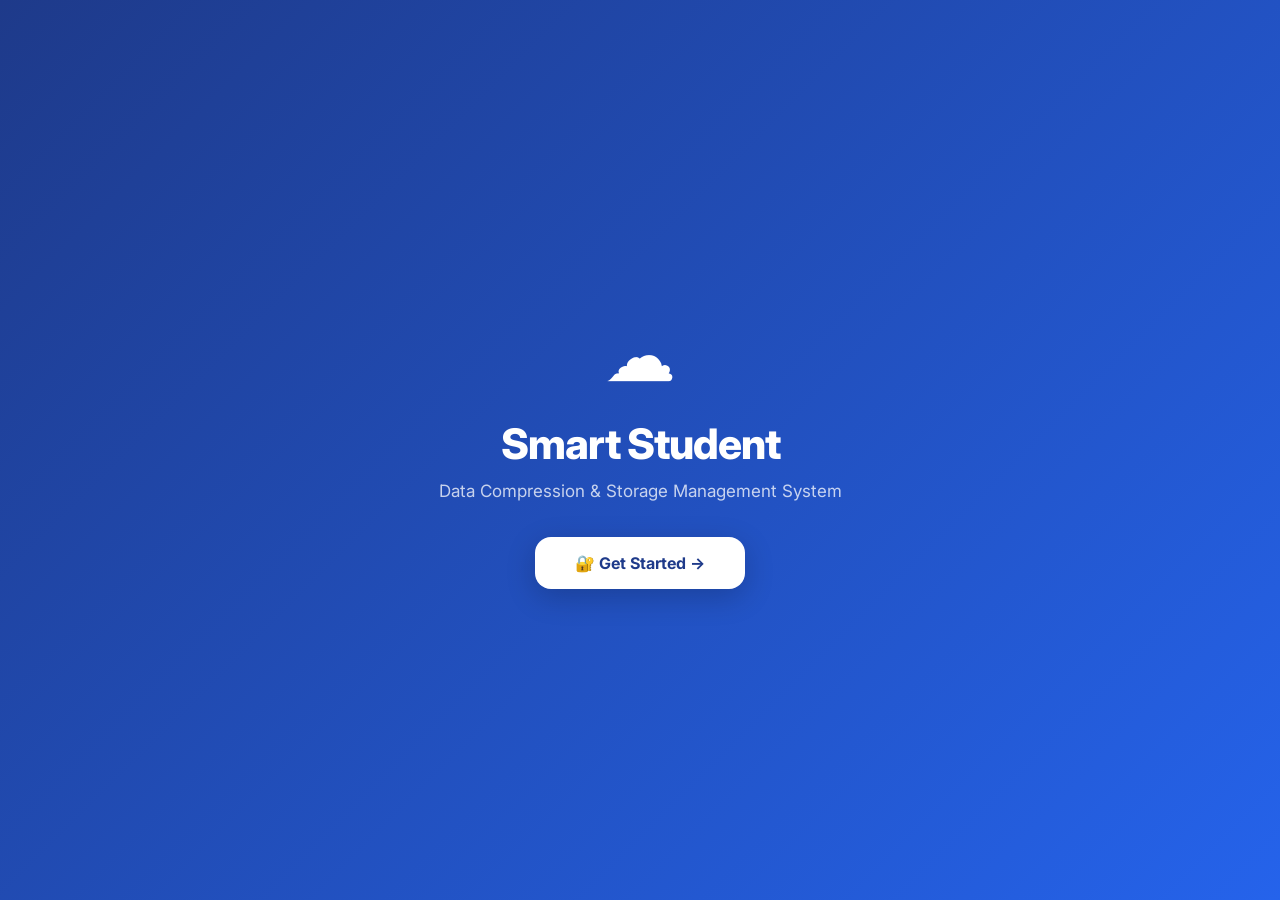
<file: templates/index.html>
<!DOCTYPE html>
<html lang="en">
<head>
    <meta charset="UTF-8">
    <meta name="viewport" content="width=device-width, initial-scale=1.0">
    <title>Smart Student — Home</title>
    <link href="https://fonts.googleapis.com/css2?family=Inter:wght@400;500;600;700;800&display=swap" rel="stylesheet">
    <style>
        :root {
            --navy: #1E3A8A; --blue: #2563EB;
            --surface: #FFFFFF; --text: #1E293B;
            --muted: #64748B; --bg: #F0F4FF;
        }
        * { box-sizing: border-box; margin: 0; padding: 0; }
        body {
            font-family: 'Inter', sans-serif;
            background: linear-gradient(135deg, var(--navy) 0%, var(--blue) 100%);
            min-height: 100vh;
            display: flex; align-items: center; justify-content: center;
        }
        .hero {
            text-align: center;
            color: #fff;
            padding: 40px 20px;
            animation: fadeUp .6s ease both;
        }
        @keyframes fadeUp {
            from { opacity: 0; transform: translateY(30px); }
            to   { opacity: 1; transform: translateY(0); }
        }
        .hero-icon {
            font-size: 72px;
            display: block;
            margin-bottom: 20px;
            animation: bounce 2s ease-in-out infinite;
        }
        @keyframes bounce {
            0%,100% { transform: translateY(0); }
            50%      { transform: translateY(-12px); }
        }
        .hero h1 { font-size: 42px; font-weight: 800; letter-spacing: -1px; }
        .hero p  { color: rgba(255,255,255,.75); font-size: 17px; margin: 12px 0 36px; }
        .btn-hero {
            background: #fff;
            color: var(--navy);
            padding: 16px 40px;
            border-radius: 16px;
            font-size: 16px;
            font-weight: 700;
            text-decoration: none;
            display: inline-flex;
            align-items: center;
            gap: 10px;
            transition: all .25s;
            box-shadow: 0 8px 30px rgba(0,0,0,.2);
        }
        .btn-hero:hover {
            transform: translateY(-4px);
            box-shadow: 0 16px 40px rgba(0,0,0,.25);
            color: var(--navy);
        }
    </style>
</head>
<body>
    <div class="hero">
        <span class="hero-icon">☁</span>
        <h1>Smart Student</h1>
        <p>Data Compression & Storage Management System</p>
        <a href="/login" class="btn-hero">🔐 Get Started →</a>
    </div>
</body>
</html>
</file>
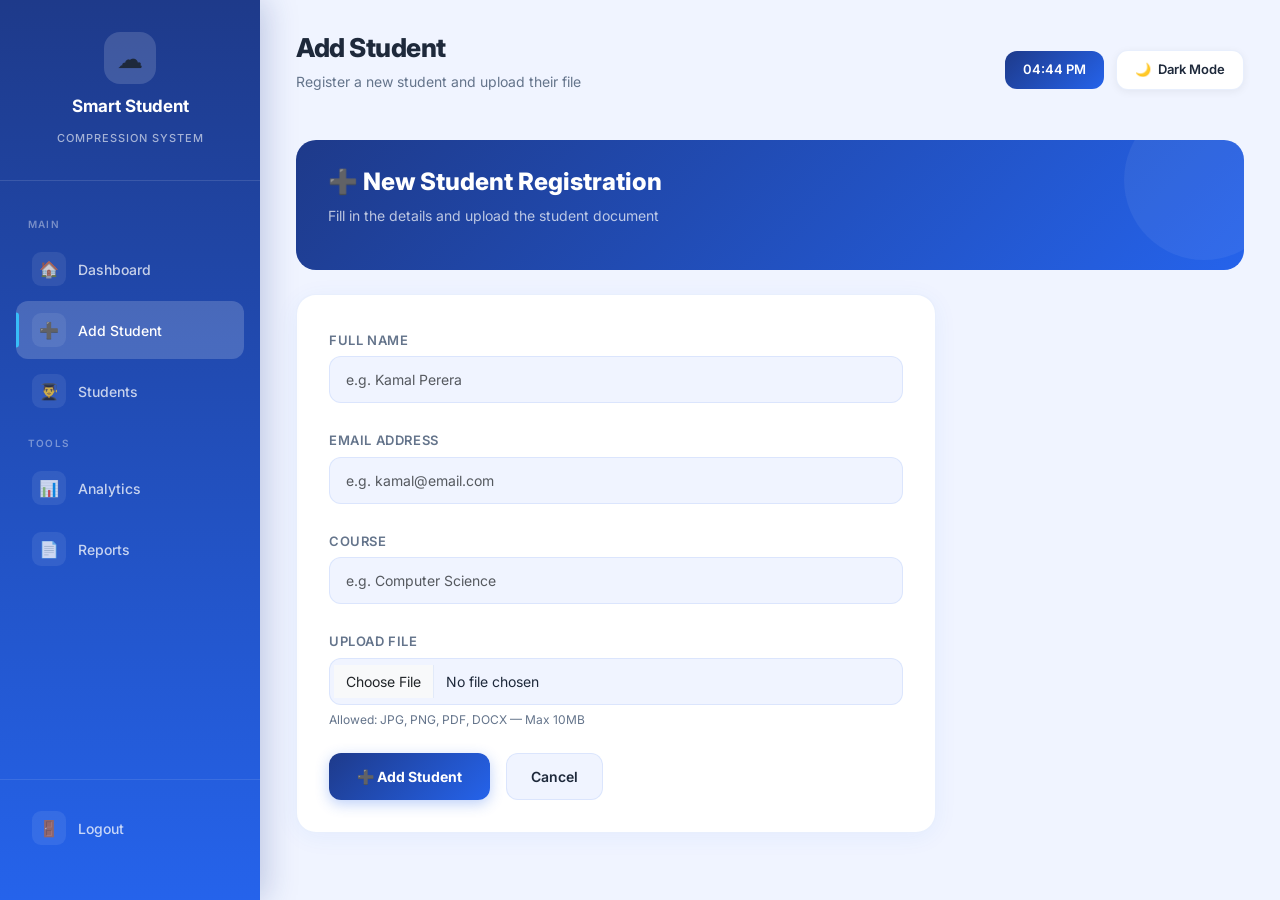
<file: templates/add_student.html>
<!DOCTYPE html>
<html lang="en">
<head>
    <meta charset="UTF-8">
    <meta name="viewport" content="width=device-width, initial-scale=1.0">
    <title>Add Student</title>
    <link href="https://fonts.googleapis.com/css2?family=Inter:wght@400;500;600;700;800&display=swap" rel="stylesheet">
    <link href="https://cdn.jsdelivr.net/npm/bootstrap@5.3.3/dist/css/bootstrap.min.css" rel="stylesheet">
    <link rel="stylesheet" href="/static/css/style.css">
</head>
<body>

    <!-- SIDEBAR -->
    <aside class="sidebar">
        <div class="sidebar-logo">
            <div class="logo-icon">☁</div>
            <h2>Smart Student</h2>
            <span>Compression System</span>
        </div>
        <nav class="sidebar-nav">
            <div class="nav-label">Main</div>
            <a href="/dashboard"><span class="nav-icon">🏠</span> Dashboard</a>
            <a href="/add_student" class="active"><span class="nav-icon">➕</span> Add Student</a>
            <a href="/view_students"><span class="nav-icon">👨‍🎓</span> Students</a>
            <div class="nav-label">Tools</div>
            <a href="/analytics"><span class="nav-icon">📊</span> Analytics</a>
            <a href="/export_pdf"><span class="nav-icon">📄</span> Reports</a>
        </nav>
        <div class="sidebar-footer">
            <a href="/"><span class="nav-icon">🚪</span> Logout</a>
        </div>
    </aside>

    <!-- MAIN -->
    <main class="main">

        <div class="topbar anim-fade-in">
            <div class="topbar-left">
                <h1>Add Student</h1>
                <p>Register a new student and upload their file</p>
            </div>
            <div class="topbar-right">
                <div class="badge-time" id="liveClock">—</div>
                <button class="dark-toggle" onclick="toggleDark()">
                    <span id="darkIcon">🌙</span> Dark Mode
                </button>
            </div>
        </div>

        <div class="page-header anim-slide-up">
            <h1>➕ New Student Registration</h1>
            <p>Fill in the details and upload the student document</p>
        </div>

        <div class="card-glass form-card anim-slide-up delay-1" style="max-width: 640px;">
            <form method="POST" action="/add_student" enctype="multipart/form-data">

                <div class="mb-4">
                    <label class="form-label">Full Name</label>
                    <input type="text" name="name" class="form-control" placeholder="e.g. Kamal Perera" required>
                </div>

                <div class="mb-4">
                    <label class="form-label">Email Address</label>
                    <input type="email" name="email" class="form-control" placeholder="e.g. kamal@email.com" required>
                </div>

                <div class="mb-4">
                    <label class="form-label">Course</label>
                    <input type="text" name="course" class="form-control" placeholder="e.g. Computer Science" required>
                </div>

                <div class="mb-4">
                    <label class="form-label">Upload File</label>
                    <input type="file" name="file" class="form-control" accept=".png,.jpg,.jpeg,.pdf,.docx" required>
                    <small style="color:var(--muted);font-size:12px;margin-top:6px;display:block;">
                        Allowed: JPG, PNG, PDF, DOCX — Max 10MB
                    </small>
                </div>

                <div class="d-flex gap-3 mt-4">
                    <button type="submit" class="btn-primary-custom">➕ Add Student</button>
                    <a href="/view_students" class="btn-secondary-custom">Cancel</a>
                </div>

            </form>
        </div>

    </main>

    <script>
        function updateClock() {
            document.getElementById('liveClock').textContent =
                new Date().toLocaleTimeString([], { hour: '2-digit', minute: '2-digit' });
        }
        updateClock(); setInterval(updateClock, 1000);
        function toggleDark() { document.body.classList.toggle('dark'); }
    </script>
</body>
</html>
</file>
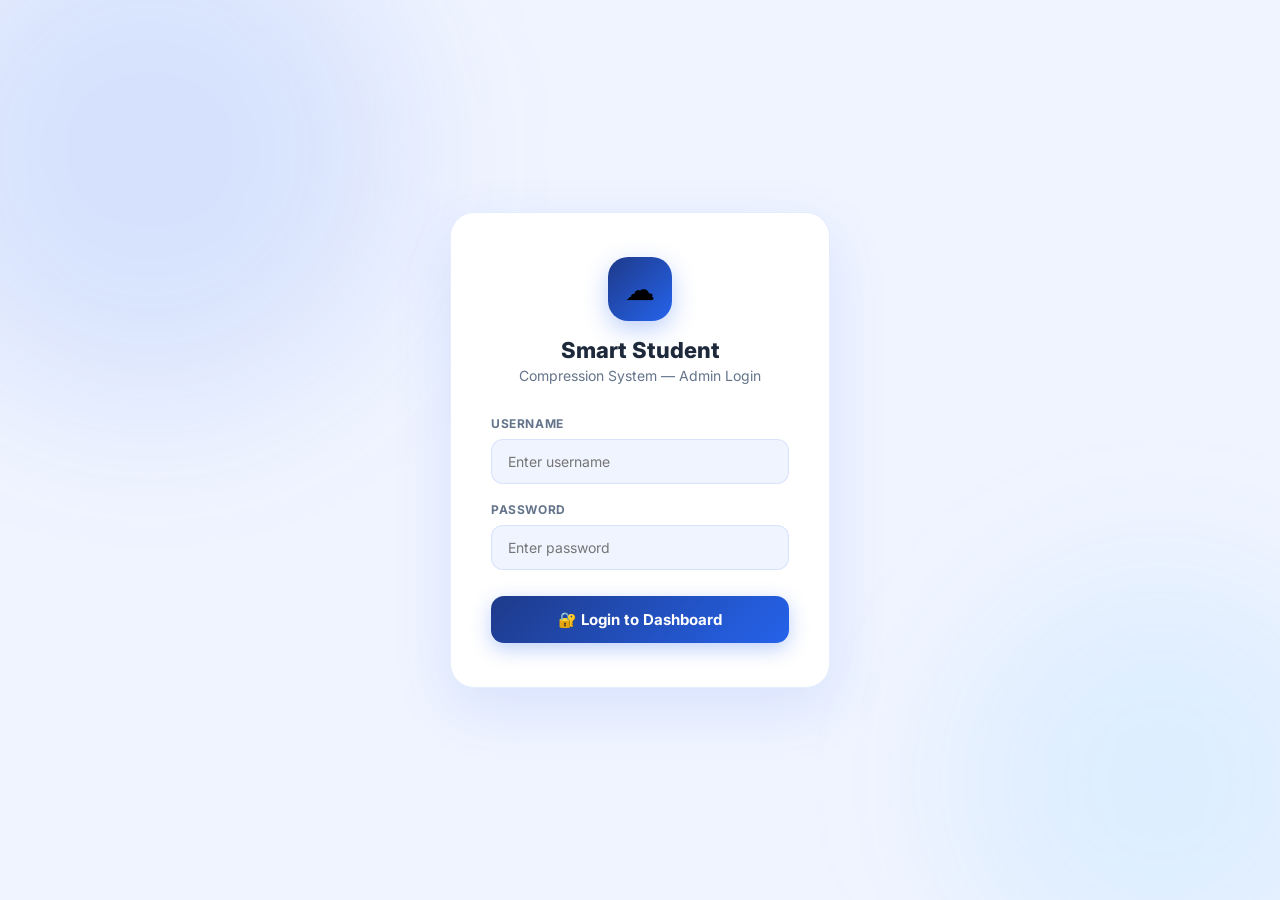
<file: templates/login.html>
<!DOCTYPE html>
<html lang="en">
<head>
    <meta charset="UTF-8">
    <meta name="viewport" content="width=device-width, initial-scale=1.0">
    <title>Login — Smart Student</title>
    <link href="https://fonts.googleapis.com/css2?family=Inter:wght@400;500;600;700;800&display=swap" rel="stylesheet">
    <style>
        :root {
            --navy: #1E3A8A;
            --blue: #2563EB;
            --accent: #38BDF8;
            --bg: #F0F4FF;
            --surface: #FFFFFF;
            --text: #1E293B;
            --muted: #64748B;
            --border: rgba(37,99,235,.12);
        }
        * { box-sizing: border-box; margin: 0; padding: 0; }
        body {
            font-family: 'Inter', sans-serif;
            background: var(--bg);
            min-height: 100vh;
            display: flex;
            align-items: center;
            justify-content: center;
            position: relative;
            overflow: hidden;
        }

        /* background orbs */
        body::before, body::after {
            content: '';
            position: fixed;
            border-radius: 50%;
            filter: blur(80px);
            z-index: 0;
        }
        body::before {
            width: 500px; height: 500px;
            background: rgba(37,99,235,.12);
            top: -100px; left: -100px;
        }
        body::after {
            width: 400px; height: 400px;
            background: rgba(56,189,248,.1);
            bottom: -80px; right: -80px;
        }

        .login-wrap {
            position: relative;
            z-index: 1;
            width: 100%;
            max-width: 420px;
            padding: 20px;
            animation: slideUp .5s ease both;
        }

        @keyframes slideUp {
            from { opacity: 0; transform: translateY(30px); }
            to   { opacity: 1; transform: translateY(0); }
        }

        .login-card {
            background: var(--surface);
            border: 1px solid var(--border);
            border-radius: 24px;
            padding: 44px 40px;
            box-shadow: 0 20px 60px rgba(37,99,235,.12);
        }

        .login-logo {
            text-align: center;
            margin-bottom: 32px;
        }

        .login-logo .icon {
            width: 64px; height: 64px;
            background: linear-gradient(135deg, var(--navy), var(--blue));
            border-radius: 20px;
            display: flex; align-items: center; justify-content: center;
            font-size: 30px;
            margin: 0 auto 16px;
            box-shadow: 0 8px 24px rgba(37,99,235,.3);
        }

        .login-logo h1 {
            font-size: 22px;
            font-weight: 800;
            color: var(--text);
        }

        .login-logo p {
            color: var(--muted);
            font-size: 14px;
            margin-top: 4px;
        }

        .form-group { margin-bottom: 18px; }

        .form-group label {
            display: block;
            font-size: 12px;
            font-weight: 700;
            color: var(--muted);
            text-transform: uppercase;
            letter-spacing: .6px;
            margin-bottom: 8px;
        }

        .form-group input {
            width: 100%;
            padding: 13px 16px;
            border: 1.5px solid var(--border);
            border-radius: 12px;
            font-size: 14px;
            font-family: 'Inter', sans-serif;
            color: var(--text);
            background: var(--bg);
            transition: all .2s;
        }

        .form-group input:focus {
            border-color: var(--blue);
            box-shadow: 0 0 0 4px rgba(37,99,235,.1);
            outline: none;
            background: var(--surface);
        }

        .btn-login {
            width: 100%;
            padding: 14px;
            background: linear-gradient(135deg, var(--navy), var(--blue));
            color: #fff;
            border: none;
            border-radius: 13px;
            font-size: 15px;
            font-weight: 700;
            cursor: pointer;
            margin-top: 8px;
            transition: all .25s;
            box-shadow: 0 6px 20px rgba(37,99,235,.3);
            font-family: 'Inter', sans-serif;
        }

        .btn-login:hover {
            transform: translateY(-3px);
            box-shadow: 0 10px 28px rgba(37,99,235,.4);
        }

        .btn-login:active { transform: translateY(0); }
    </style>
</head>
<body>
    <div class="login-wrap">
        <div class="login-card">
            <div class="login-logo">
                <div class="icon">☁</div>
                <h1>Smart Student</h1>
                <p>Compression System — Admin Login</p>
            </div>

            <form method="POST" action="/login">
                <div class="form-group">
                    <label>Username</label>
                    <input type="text" name="username" placeholder="Enter username" required>
                </div>
                <div class="form-group">
                    <label>Password</label>
                    <input type="password" name="password" placeholder="Enter password" required>
                </div>
                <button type="submit" class="btn-login">🔐 Login to Dashboard</button>
            </form>
        </div>
    </div>
</body>
</html>
</file>
<file: static/css/style.css>
/* ─── ROOT VARIABLES ─── */
:root {
    --navy:       #1E3A8A;
    --blue:       #2563EB;
    --blue-light: #3B82F6;
    --accent:     #38BDF8;
    --green:      #34D399;
    --bg:         #F0F4FF;
    --surface:    #FFFFFF;
    --text:       #1E293B;
    --muted:      #64748B;
    --border:     rgba(37,99,235,.10);
    --sidebar-w:  260px;
}

*, *::before, *::after {
    box-sizing: border-box;
    margin: 0;
    padding: 0;
}

body {
    font-family: 'Inter', sans-serif;
    background: var(--bg);
    color: var(--text);
    transition: background .3s, color .3s;
}

/* ─── DARK MODE ─── */
body.dark {
    --bg:      #0D1117;
    --surface: #161B22;
    --text:    #E6EDF3;
    --muted:   #8B949E;
    --border:  rgba(255,255,255,.07);
}
body.dark .sidebar {
    background: linear-gradient(180deg,#0D1117,#161B22);
    border-right: 1px solid var(--border);
}
body.dark .card-glass { background: var(--surface); }
body.dark .action-btn { background: var(--surface); color: var(--text); }
body.dark input,
body.dark select,
body.dark textarea {
    background: #1e1e2e;
    color: var(--text);
    border-color: var(--border);
}

/* ─── SIDEBAR ─── */
.sidebar {
    width: var(--sidebar-w);
    height: 100vh;
    position: fixed;
    left: 0; top: 0;
    background: linear-gradient(180deg, var(--navy) 0%, var(--blue) 100%);
    padding: 32px 0;
    display: flex;
    flex-direction: column;
    box-shadow: 5px 0 30px rgba(30,58,138,.25);
    z-index: 100;
}

.sidebar-logo {
    text-align: center;
    padding: 0 24px 32px;
    border-bottom: 1px solid rgba(255,255,255,.12);
}

.sidebar-logo .logo-icon {
    width: 52px; height: 52px;
    background: rgba(255,255,255,.15);
    border-radius: 16px;
    display: flex; align-items: center; justify-content: center;
    font-size: 26px;
    margin: 0 auto 12px;
}

.sidebar-logo h2 {
    color: #fff;
    font-size: 17px;
    font-weight: 700;
}

.sidebar-logo span {
    color: rgba(255,255,255,.6);
    font-size: 11px;
    font-weight: 500;
    text-transform: uppercase;
    letter-spacing: 1px;
}

.sidebar-nav { flex: 1; padding: 20px 16px; }

.nav-label {
    color: rgba(255,255,255,.4);
    font-size: 10px;
    font-weight: 600;
    text-transform: uppercase;
    letter-spacing: 1.2px;
    padding: 0 12px;
    margin: 16px 0 8px;
}

.sidebar a {
    display: flex;
    align-items: center;
    gap: 12px;
    padding: 12px 16px;
    margin: 3px 0;
    color: rgba(255,255,255,.75);
    text-decoration: none;
    border-radius: 12px;
    font-size: 14px;
    font-weight: 500;
    transition: all .25s ease;
    position: relative;
    overflow: hidden;
}

.sidebar a .nav-icon {
    width: 34px; height: 34px;
    display: flex; align-items: center; justify-content: center;
    border-radius: 9px;
    background: rgba(255,255,255,.08);
    font-size: 16px;
    flex-shrink: 0;
    transition: all .25s ease;
}

.sidebar a:hover {
    color: #fff;
    background: rgba(255,255,255,.13);
    transform: translateX(4px);
}

.sidebar a:hover .nav-icon { background: rgba(255,255,255,.2); }

.sidebar a.active { color: #fff; background: rgba(255,255,255,.18); }

.sidebar a.active::before {
    content: '';
    position: absolute;
    left: 0; top: 50%;
    transform: translateY(-50%);
    width: 3px; height: 60%;
    background: var(--accent);
    border-radius: 0 4px 4px 0;
}

.sidebar-footer {
    padding: 16px 16px 8px;
    border-top: 1px solid rgba(255,255,255,.1);
}

/* ─── MAIN LAYOUT ─── */
.main { margin-left: var(--sidebar-w); padding: 32px 36px; min-height: 100vh; }

/* ─── TOP BAR ─── */
.topbar {
    display: flex;
    align-items: center;
    justify-content: space-between;
    margin-bottom: 32px;
}

.topbar-left h1 { font-size: 26px; font-weight: 800; letter-spacing: -.5px; }
.topbar-left p  { color: var(--muted); font-size: 14px; margin-top: 2px; }

.topbar-right { display: flex; align-items: center; gap: 12px; }

.badge-time {
    background: linear-gradient(135deg, var(--navy), var(--blue));
    color: #fff;
    padding: 9px 18px;
    border-radius: 12px;
    font-size: 13px;
    font-weight: 600;
}

.dark-toggle {
    background: var(--surface);
    border: 1px solid var(--border);
    color: var(--text);
    padding: 9px 18px;
    border-radius: 12px;
    font-size: 13px;
    font-weight: 600;
    cursor: pointer;
    display: flex;
    align-items: center;
    gap: 7px;
    transition: all .2s;
    box-shadow: 0 2px 8px rgba(0,0,0,.06);
}

.dark-toggle:hover { transform: translateY(-2px); }

/* ─── GLASS CARD ─── */
.card-glass {
    background: var(--surface);
    border: 1px solid var(--border);
    border-radius: 20px;
    box-shadow: 0 4px 24px rgba(37,99,235,.06);
    transition: transform .3s ease, box-shadow .3s ease;
}

.card-glass:hover {
    transform: translateY(-4px);
    box-shadow: 0 12px 36px rgba(37,99,235,.12);
}

/* ─── PAGE TITLE CARD ─── */
.page-header {
    background: linear-gradient(135deg, var(--navy), var(--blue));
    border-radius: 20px;
    padding: 28px 32px;
    margin-bottom: 24px;
    color: #fff;
    position: relative;
    overflow: hidden;
}

.page-header::after {
    content: '';
    position: absolute;
    top: -40px; right: -40px;
    width: 160px; height: 160px;
    background: rgba(255,255,255,.06);
    border-radius: 50%;
}

.page-header h1 { font-size: 24px; font-weight: 800; }
.page-header p  { color: rgba(255,255,255,.7); font-size: 14px; margin-top: 4px; }

/* ─── FORM STYLES ─── */
.form-card { padding: 32px; }

.form-label {
    font-size: 13px;
    font-weight: 600;
    color: var(--muted);
    text-transform: uppercase;
    letter-spacing: .6px;
    margin-bottom: 6px;
}

.form-control, .form-select {
    border: 1.5px solid var(--border);
    border-radius: 12px;
    padding: 12px 16px;
    font-size: 14px;
    font-family: 'Inter', sans-serif;
    transition: all .2s;
    background: var(--bg);
    color: var(--text);
}

.form-control:focus, .form-select:focus {
    border-color: var(--blue);
    box-shadow: 0 0 0 4px rgba(37,99,235,.1);
    outline: none;
    background: var(--surface);
}

/* ─── BUTTONS ─── */
.btn-primary-custom {
    background: linear-gradient(135deg, var(--navy), var(--blue));
    color: #fff;
    border: none;
    border-radius: 12px;
    padding: 13px 28px;
    font-size: 14px;
    font-weight: 700;
    cursor: pointer;
    transition: all .25s ease;
    box-shadow: 0 4px 14px rgba(37,99,235,.3);
    display: inline-flex;
    align-items: center;
    gap: 8px;
    text-decoration: none;
}

.btn-primary-custom:hover {
    transform: translateY(-3px);
    box-shadow: 0 8px 22px rgba(37,99,235,.4);
    color: #fff;
}

.btn-secondary-custom {
    background: var(--bg);
    color: var(--text);
    border: 1.5px solid var(--border);
    border-radius: 12px;
    padding: 12px 24px;
    font-size: 14px;
    font-weight: 600;
    cursor: pointer;
    transition: all .25s;
    text-decoration: none;
    display: inline-flex;
    align-items: center;
    gap: 8px;
}

.btn-secondary-custom:hover {
    background: var(--surface);
    transform: translateY(-2px);
    color: var(--text);
}

.btn-danger-custom {
    background: rgba(239,68,68,.1);
    color: #EF4444;
    border: 1.5px solid rgba(239,68,68,.2);
    border-radius: 10px;
    padding: 8px 16px;
    font-size: 13px;
    font-weight: 600;
    cursor: pointer;
    transition: all .2s;
    text-decoration: none;
    display: inline-flex;
    align-items: center;
    gap: 6px;
}

.btn-danger-custom:hover {
    background: #EF4444;
    color: #fff;
    border-color: #EF4444;
}

.btn-edit-custom {
    background: rgba(37,99,235,.1);
    color: var(--blue);
    border: 1.5px solid rgba(37,99,235,.2);
    border-radius: 10px;
    padding: 8px 16px;
    font-size: 13px;
    font-weight: 600;
    cursor: pointer;
    transition: all .2s;
    text-decoration: none;
    display: inline-flex;
    align-items: center;
    gap: 6px;
}

.btn-edit-custom:hover {
    background: var(--blue);
    color: #fff;
}

/* ─── TABLE ─── */
.table-card { padding: 0; overflow: hidden; }

.table-header {
    padding: 24px 28px;
    border-bottom: 1px solid var(--border);
    display: flex;
    align-items: center;
    justify-content: space-between;
    flex-wrap: wrap;
    gap: 12px;
}

.table-header h4 { font-size: 16px; font-weight: 700; }

.search-box {
    display: flex;
    align-items: center;
    gap: 10px;
    background: var(--bg);
    border: 1.5px solid var(--border);
    border-radius: 12px;
    padding: 10px 16px;
}

.search-box input {
    border: none;
    background: transparent;
    font-size: 14px;
    color: var(--text);
    outline: none;
    width: 220px;
    font-family: 'Inter', sans-serif;
}

.search-box input::placeholder { color: var(--muted); }

.data-table { width: 100%; border-collapse: collapse; }

.data-table thead tr {
    background: rgba(37,99,235,.04);
    border-bottom: 1.5px solid var(--border);
}

.data-table thead th {
    padding: 14px 20px;
    font-size: 11px;
    font-weight: 700;
    color: var(--muted);
    text-transform: uppercase;
    letter-spacing: .8px;
    text-align: left;
}

.data-table tbody tr {
    border-bottom: 1px solid var(--border);
    transition: background .2s;
}

.data-table tbody tr:hover { background: rgba(37,99,235,.03); }
.data-table tbody tr:last-child { border-bottom: none; }

.data-table tbody td {
    padding: 16px 20px;
    font-size: 14px;
    color: var(--text);
    vertical-align: middle;
}

/* ─── BADGE ─── */
.badge-local {
    background: rgba(52,211,153,.15);
    color: #10B981;
    padding: 4px 12px;
    border-radius: 100px;
    font-size: 11px;
    font-weight: 700;
}

.badge-cloud {
    background: rgba(56,189,248,.15);
    color: #0EA5E9;
    padding: 4px 12px;
    border-radius: 100px;
    font-size: 11px;
    font-weight: 700;
}

/* ─── ANIMATIONS ─── */
@keyframes slideUp {
    from { opacity: 0; transform: translateY(24px); }
    to   { opacity: 1; transform: translateY(0); }
}

@keyframes fadeIn {
    from { opacity: 0; }
    to   { opacity: 1; }
}

@keyframes scaleIn {
    from { opacity: 0; transform: scale(.94); }
    to   { opacity: 1; transform: scale(1); }
}

.anim-slide-up  { animation: slideUp .5s ease both; }
.anim-scale-in  { animation: scaleIn .45s ease both; }
.anim-fade-in   { animation: fadeIn .4s ease both; }

.delay-1 { animation-delay: .08s; }
.delay-2 { animation-delay: .16s; }
.delay-3 { animation-delay: .24s; }
.delay-4 { animation-delay: .32s; }
.delay-5 { animation-delay: .40s; }

@media (max-width: 900px) {
    .main { margin-left: 0; padding: 20px; }
    .sidebar { display: none; }
}

@media (prefers-reduced-motion: reduce) {
    *, *::before, *::after {
        animation-duration: .01ms !important;
        transition-duration: .01ms !important;
    }
}
</file>
